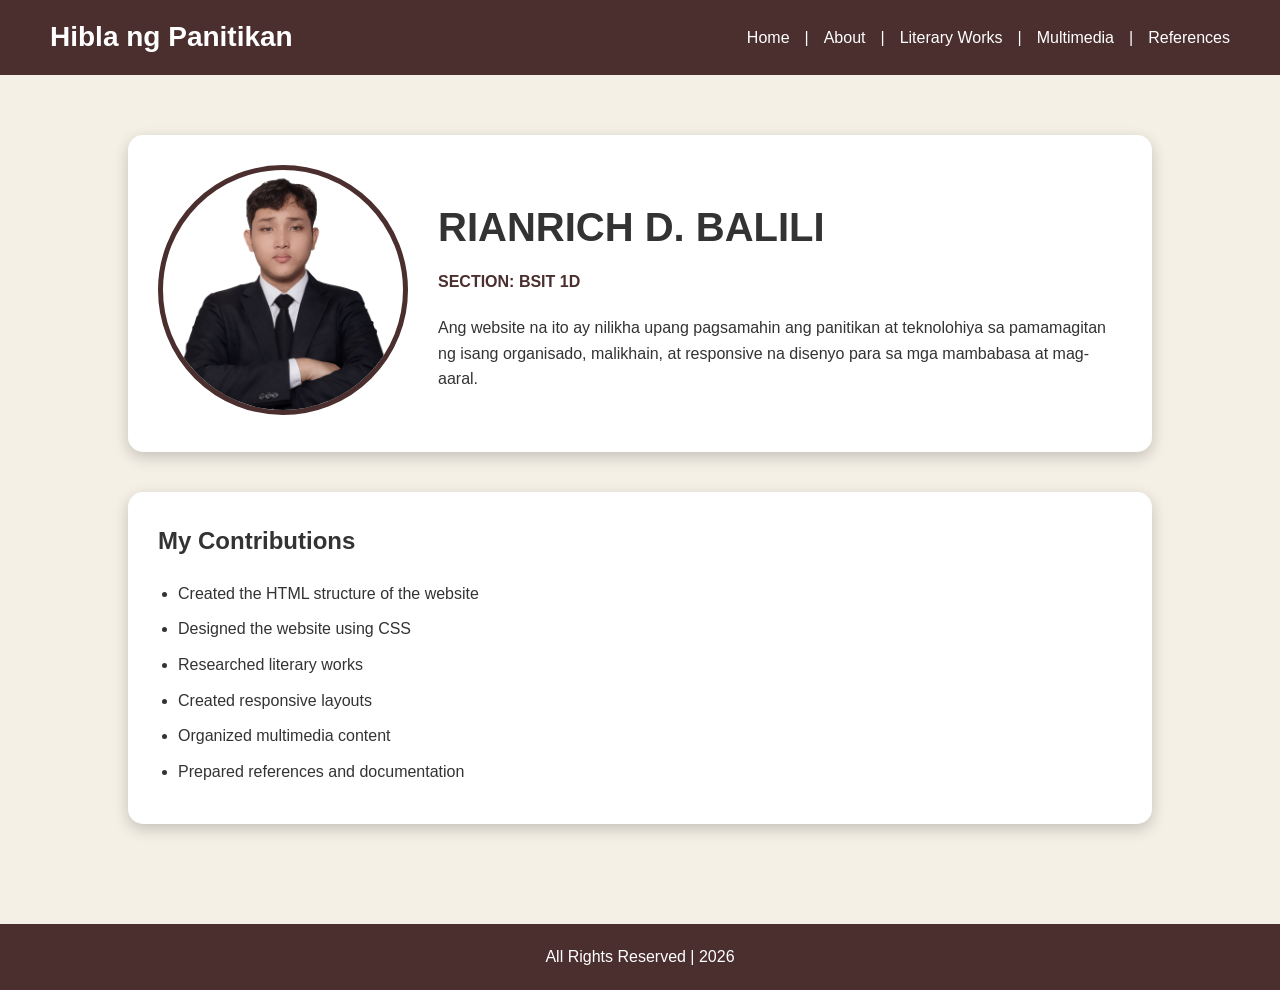
<file: about.html>
<!DOCTYPE html>
<html lang="en">
<head>
    <meta charset="UTF-8">
    <meta name="viewport" content="width=device-width, initial-scale=1.0">
    <title>About | Hibla ng Panitikan</title>

    <link rel="stylesheet" href="css/style.css">
</head>
<body>

    <!-- HEADER -->
    <header>
        <nav class="navbar">

            <div class="logo">
                <h1>Hibla ng Panitikan</h1>
            </div>

            <nav class="nav-links">

                <a href="index.html">Home</a> |
                <a href="about.html">About</a> |
                <a href="works.html">Literary Works</a> |
                <a href="gallery.html">Multimedia</a> |
                <a href="references.html">References</a>

            </nav>

        </nav>
    </header>

    <!-- ABOUT CONTAINER -->
    <section class="resume-container">

        <!-- PROFILE BOX -->
        <div class="profile-box">

            <div class="profile-image">
                <img src="images/balili.png" alt="Profile Picture">
            </div>

            <div class="profile-content">

                <h2>RIANRICH D. BALILI</h2>

                <h4>SECTION: BSIT 1D</h4>

                <p>
                    Ang website na ito ay nilikha upang pagsamahin ang panitikan
                    at teknolohiya sa pamamagitan ng isang organisado, malikhain,
                    at responsive na disenyo para sa mga mambabasa at mag-aaral.
                </p>

            </div>

        </div>

        <!-- CONTRIBUTIONS -->
        <div class="contribution-box">

            <h2>My Contributions</h2>

            <ul>
                <li>Created the HTML structure of the website</li>
                <li>Designed the website using CSS</li>
                <li>Researched literary works</li>
                <li>Created responsive layouts</li>
                <li>Organized multimedia content</li>
                <li>Prepared references and documentation</li>
            </ul>

        </div>

    </section>

    <!-- FOOTER -->
    <footer>

        <p>
            All Rights Reserved | 2026
        </p>

    </footer>

</body>
</html>
</file>
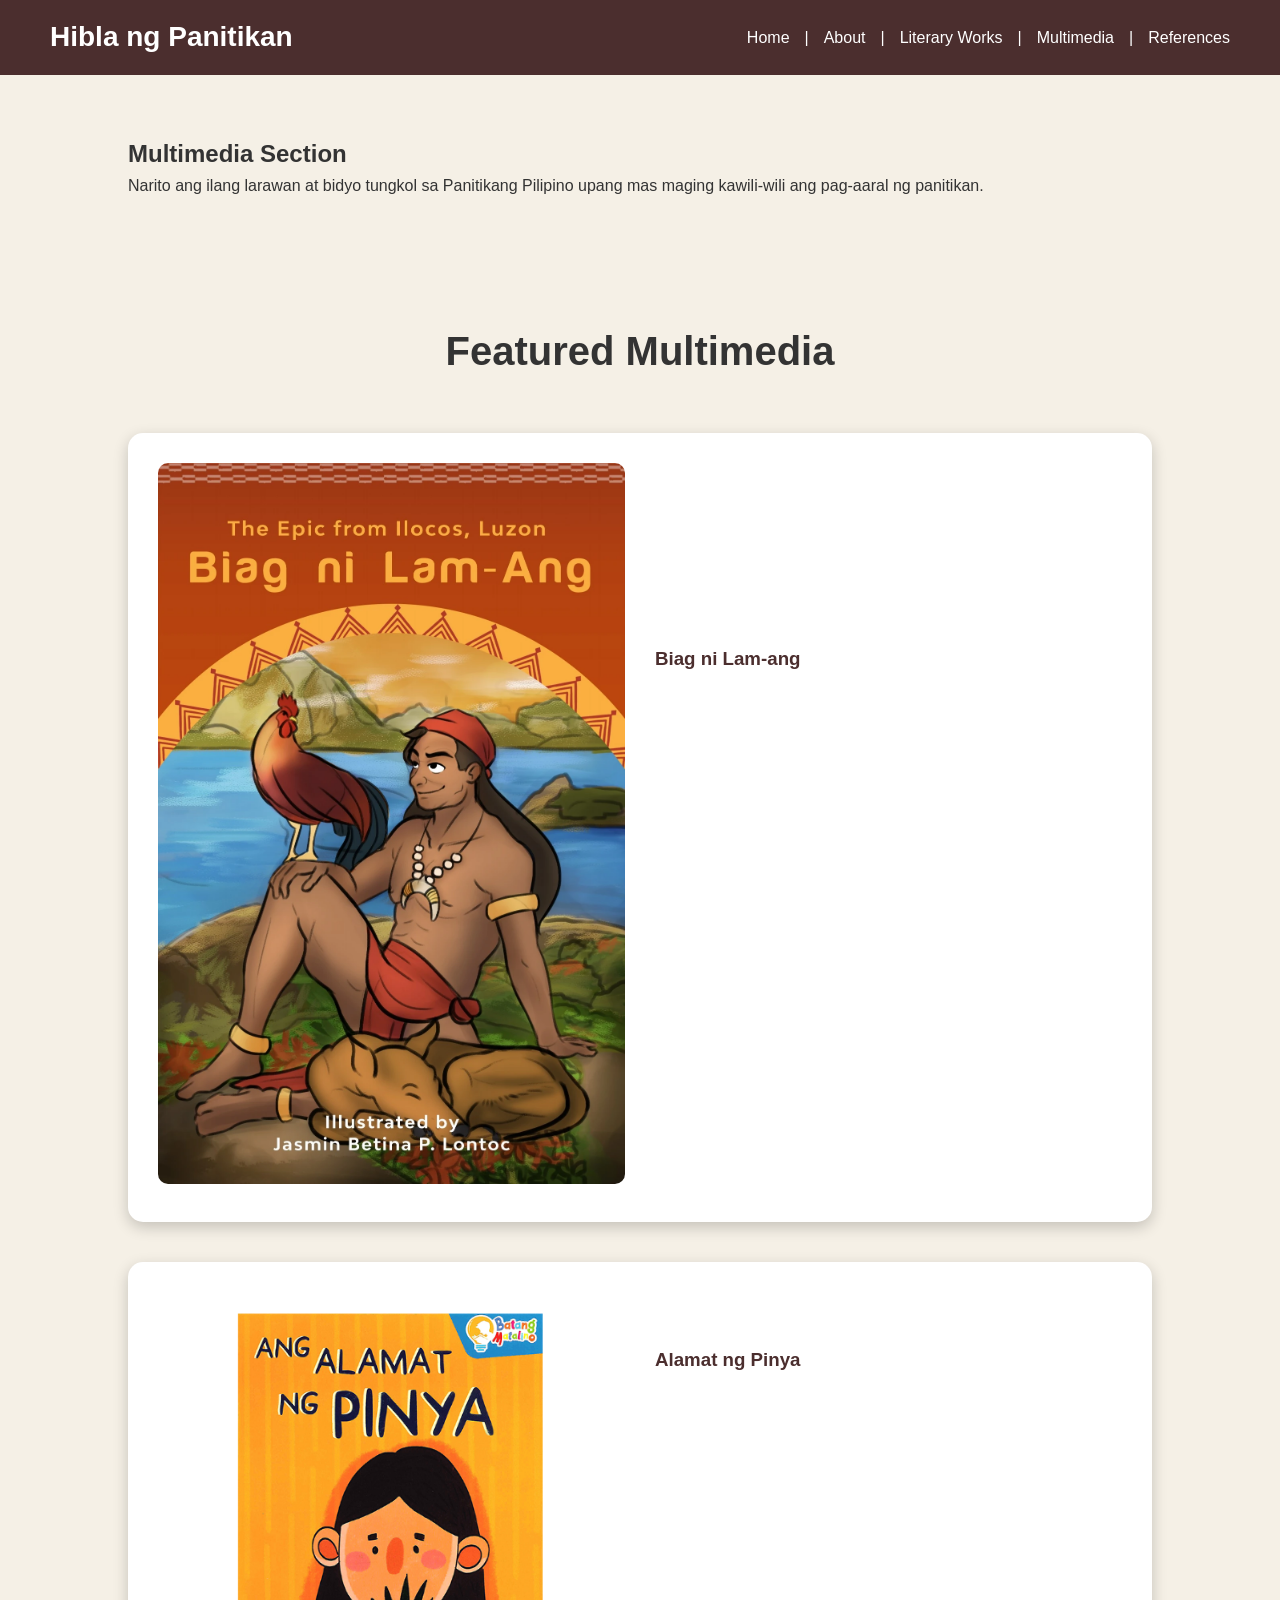
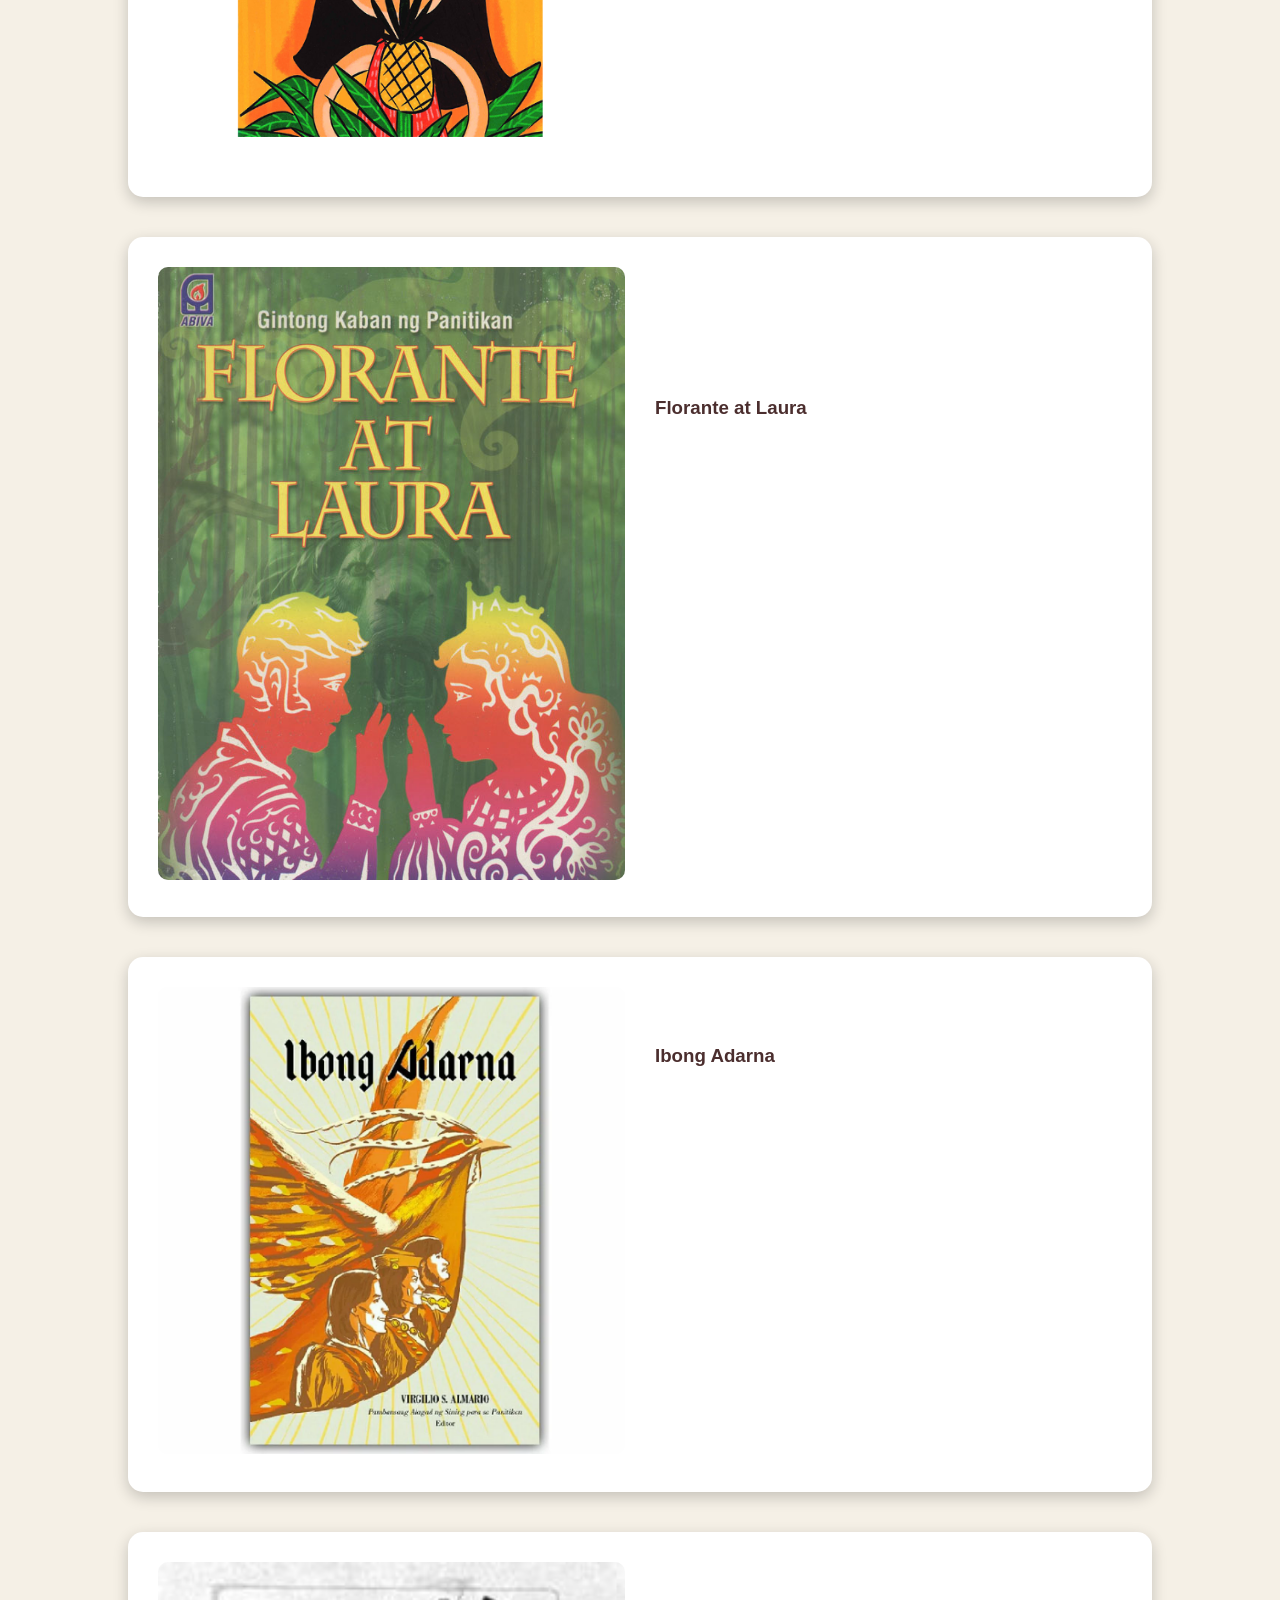
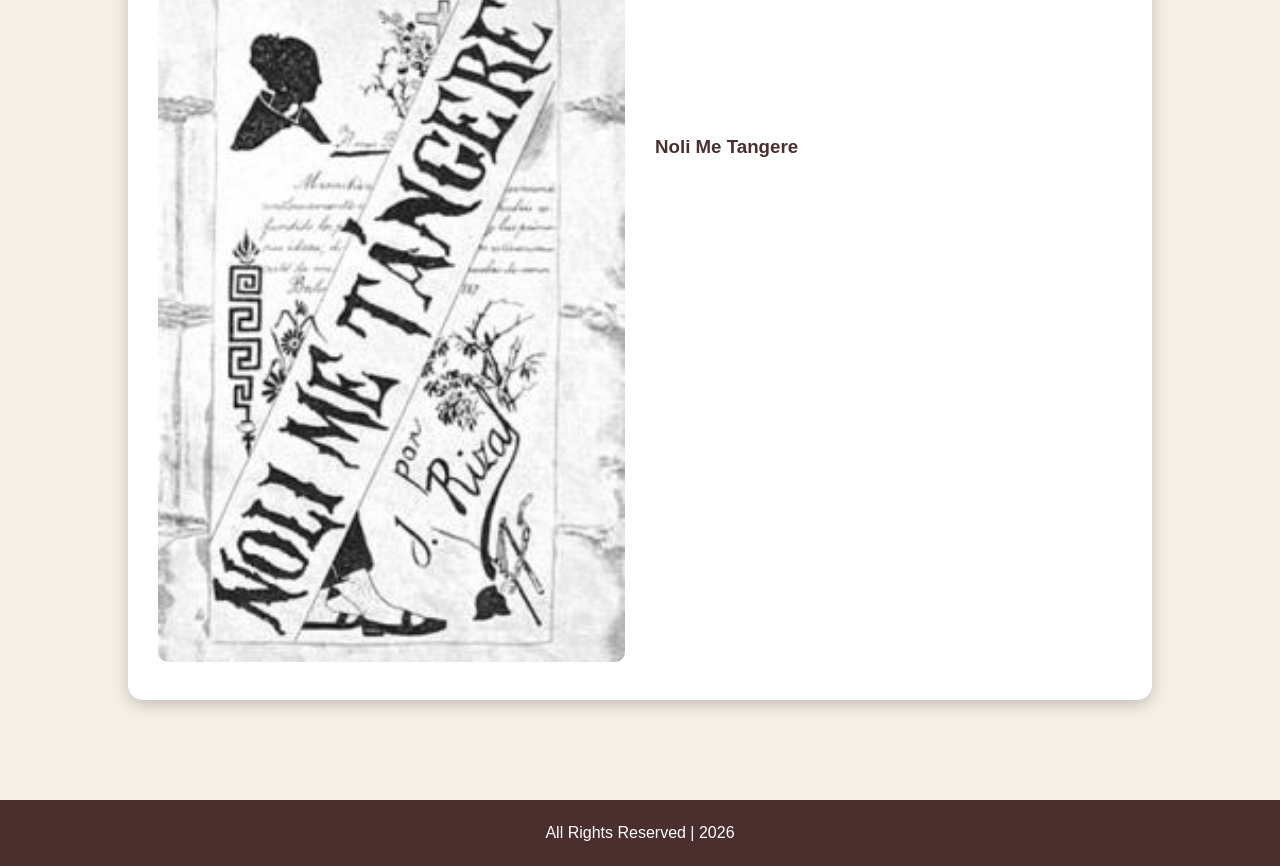
<file: gallery.html>
<!DOCTYPE html>
<html lang="en">
<head>
    <meta charset="UTF-8">
    <meta name="viewport" content="width=device-width, initial-scale=1.0">
    <title>Multimedia | Hibla ng Panitikan</title>

    <!-- CSS -->
    <link rel="stylesheet" href="css/style.css">
</head>
<body>

    <!-- HEADER -->
    <header>
        <nav class="navbar">

            <div class="logo">
                <h1>Hibla ng Panitikan</h1>
            </div>

            <nav class="nav-links">

                <a href="index.html">Home</a> |
                <a href="about.html">About</a> |
                <a href="works.html">Literary Works</a> |
                <a href="gallery.html">Multimedia</a> |
                <a href="references.html">References</a>

            </nav>

        </nav>
    </header>

    <!-- TITLE -->
    <section class="gallery-title">

        <h2>Multimedia Section</h2>

        <p>
            Narito ang ilang larawan at bidyo tungkol sa
            Panitikang Pilipino upang mas maging kawili-wili
            ang pag-aaral ng panitikan.
        </p>

    </section>

    <!-- MULTIMEDIA SECTION -->
    <section class="video-section">

        <h2>Featured Multimedia</h2>

        <!-- BIAG NI LAM-ANG -->
        <div class="media-box">

            <div class="media-image">
                <img src="images/lam-ang.webp" alt="Biag ni Lam-ang">
            </div>

            <div class="media-video">

                <h3>Biag ni Lam-ang</h3>

                <iframe 
                    src="https://www.youtube.com/embed/ZbD3CzGFX8E"
                    title="Biag ni Lam-ang"
                    frameborder="0"
                    allowfullscreen>
                </iframe>

            </div>

        </div>

        <!-- ALAMAT NG PINYA -->
        <div class="media-box">

            <div class="media-image">
                <img src="images/alamatngpinya.png" alt="Alamat ng Pinya">
            </div>

            <div class="media-video">

                <h3>Alamat ng Pinya</h3>

                <iframe 
                    src="https://www.youtube.com/embed/UGGtRY3AIvA"
                    title="Alamat ng Pinya"
                    frameborder="0"
                    allowfullscreen>
                </iframe>

            </div>

        </div>

        <!-- FLORANTE AT LAURA -->
        <div class="media-box">

            <div class="media-image">
                <img src="images/Florante-at-Laura.jpg" alt="Florante at Laura">
            </div>

            <div class="media-video">

                <h3>Florante at Laura</h3>

                <iframe 
                    src="https://www.youtube.com/embed/AiMT6WC-9g4"
                    title="Florante at Laura"
                    frameborder="0"
                    allowfullscreen>
                </iframe>

            </div>

        </div>

        <!-- IBONG ADARNA -->
        <div class="media-box">

            <div class="media-image">
                <img src="images/ibong-adarna.webp" alt="Ibong Adarna">
            </div>

            <div class="media-video">

                <h3>Ibong Adarna</h3>

                <iframe 
                    src="https://www.youtube.com/embed/m0-Nq3dlwlI"
                    title="Ibong Adarna"
                    frameborder="0"
                    allowfullscreen>
                </iframe>

            </div>

        </div>

        <!-- NOLI ME TANGERE -->
        <div class="media-box">

            <div class="media-image">
                <img src="images/nolimetangere.jpg" alt="Noli Me Tangere">
            </div>

            <div class="media-video">

                <h3>Noli Me Tangere</h3>

                <iframe 
                    src="https://www.youtube.com/embed/3TqoJnttsnA"
                    title="Noli Me Tangere"
                    frameborder="0"
                    allowfullscreen>
                </iframe>

            </div>

        </div>

    </section>

    <!-- FOOTER -->
    <footer>

        <p>
            All Rights Reserved | 2026
        </p>

    </footer>

</body>
</html>
</file>
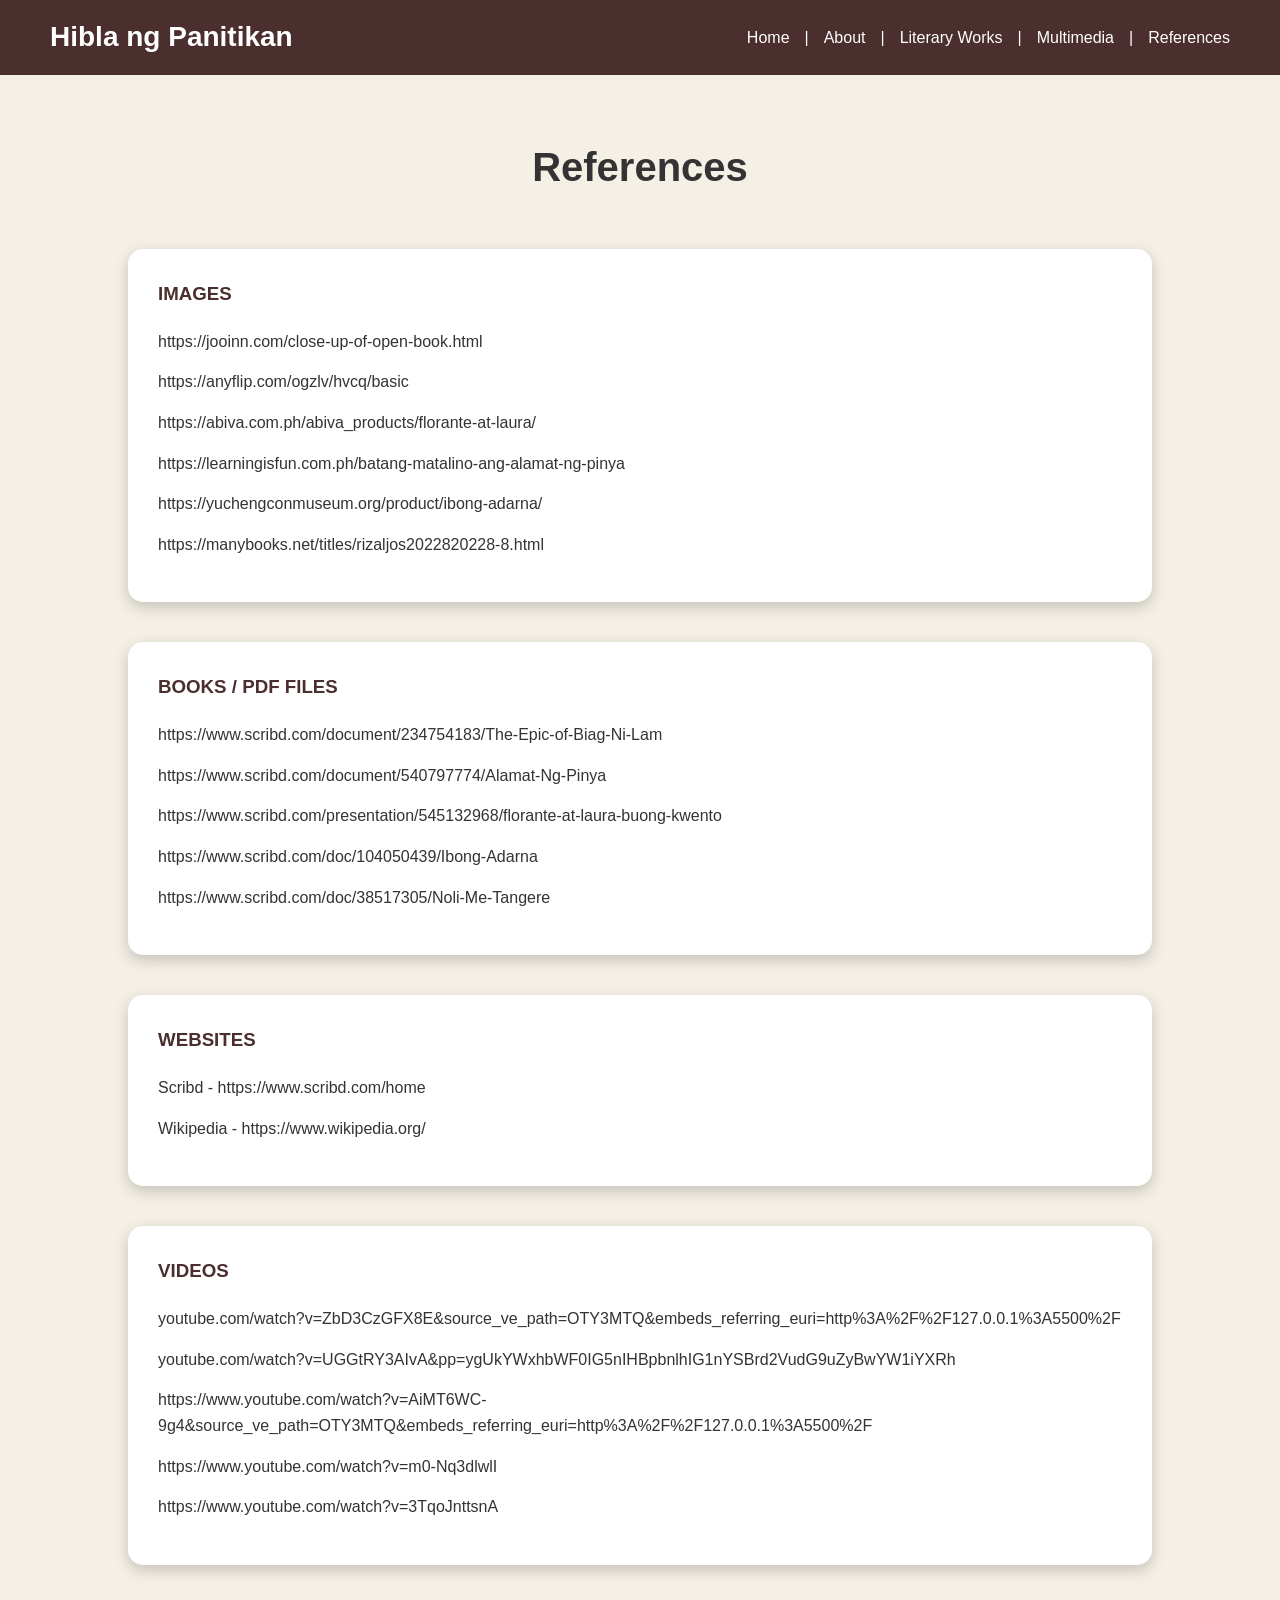
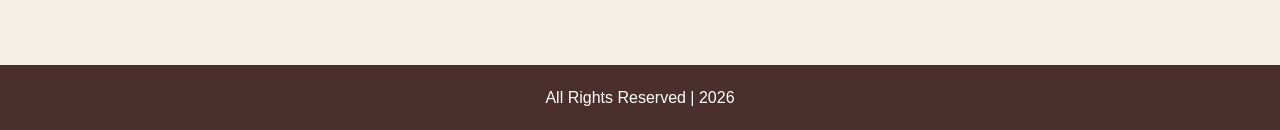
<file: references.html>
<!DOCTYPE html>
<html lang="en">
<head>
    <meta charset="UTF-8">
    <meta name="viewport" content="width=device-width, initial-scale=1.0">
    <title>References | Hibla ng Panitikan</title>

    <!-- CSS -->
    <link rel="stylesheet" href="css/style.css">
</head>
<body>

    <!-- HEADER -->
    <header>
        <nav class="navbar">

            <div class="logo">
                <h1>Hibla ng Panitikan</h1>
            </div>

            <nav class="nav-links">

                <a href="index.html">Home</a> |
                <a href="about.html">About</a> |
                <a href="works.html">Literary Works</a> |
                <a href="gallery.html">Multimedia</a> |
                <a href="references.html">References</a>

            </nav>

        </nav>
    </header>

    <!-- REFERENCES SECTION -->
    <section class="references-section">

        <h2>References</h2>

        <!-- IMAGES -->
        <div class="reference-box">

            <h3>IMAGES</h3>

            <a href="https://jooinn.com/close-up-of-open-book.html" target="_blank">
                https://jooinn.com/close-up-of-open-book.html
            </a>

            <a href="https://anyflip.com/ogzlv/hvcq/basic" target="_blank">
                https://anyflip.com/ogzlv/hvcq/basic
            </a>

            <a href="https://abiva.com.ph/abiva_products/florante-at-laura/" target="_blank">
                https://abiva.com.ph/abiva_products/florante-at-laura/
            </a>

            <a href="https://learningisfun.com.ph/batang-matalino-ang-alamat-ng-pinya" target="_blank">
                https://learningisfun.com.ph/batang-matalino-ang-alamat-ng-pinya
            </a>

            <a href="https://yuchengconmuseum.org/product/ibong-adarna/" target="_blank">
                https://yuchengconmuseum.org/product/ibong-adarna/
            </a>

            <a href="https://manybooks.net/titles/rizaljos2022820228-8.html" target="_blank">
                https://manybooks.net/titles/rizaljos2022820228-8.html
            </a>

        </div>

        <!-- BOOKS -->
        <div class="reference-box">

            <h3>BOOKS / PDF FILES</h3>

            <a href="https://www.scribd.com/document/234754183/The-Epic-of-Biag-Ni-Lam" target="_blank">
                https://www.scribd.com/document/234754183/The-Epic-of-Biag-Ni-Lam
            </a>

            <a href="https://www.scribd.com/document/540797774/Alamat-Ng-Pinya" target="_blank">
                https://www.scribd.com/document/540797774/Alamat-Ng-Pinya
            </a>

            <a href="https://www.scribd.com/presentation/545132968/florante-at-laura-buong-kwento" target="_blank">
                https://www.scribd.com/presentation/545132968/florante-at-laura-buong-kwento
            </a>

            <a href="https://www.scribd.com/doc/104050439/Ibong-Adarna" target="_blank">
                https://www.scribd.com/doc/104050439/Ibong-Adarna
            </a>

            <a href="https://www.scribd.com/doc/38517305/Noli-Me-Tangere" target="_blank">
                https://www.scribd.com/doc/38517305/Noli-Me-Tangere
            </a>

        </div>

        <!-- WEBSITES -->
        <div class="reference-box">

            <h3>WEBSITES</h3>

            <a href="https://www.scribd.com/home" target="_blank">
                Scribd - https://www.scribd.com/home
            </a>

            <a href="https://www.wikipedia.org/" target="_blank">
                Wikipedia - https://www.wikipedia.org/
            </a>

        </div>

        <!-- VIDEOS -->
        <div class="reference-box">

            <h3>VIDEOS</h3>


            <a href="youtube.com/watch?v=ZbD3CzGFX8E&source_ve_path=OTY3MTQ&embeds_referring_euri=http%3A%2F%2F127.0.0.1%3A5500%2F" target="_blank">
                youtube.com/watch?v=ZbD3CzGFX8E&source_ve_path=OTY3MTQ&embeds_referring_euri=http%3A%2F%2F127.0.0.1%3A5500%2F
            </a>
            
            <a href="https://www.youtube.com/embed/UGGtRY3AIvA" target="_blank">
                youtube.com/watch?v=UGGtRY3AIvA&pp=ygUkYWxhbWF0IG5nIHBpbnlhIG1nYSBrd2VudG9uZyBwYW1iYXRh
            </a>

            <a href="https://www.youtube.com/watch?v=AiMT6WC-9g4&source_ve_path=OTY3MTQ&embeds_referring_euri=http%3A%2F%2F127.0.0.1%3A5500%2F">
                https://www.youtube.com/watch?v=AiMT6WC-9g4&source_ve_path=OTY3MTQ&embeds_referring_euri=http%3A%2F%2F127.0.0.1%3A5500%2F
            </a>

            <a href="https://www.youtube.com/watch?v=m0-Nq3dlwlI">
                https://www.youtube.com/watch?v=m0-Nq3dlwlI
            </a>

            <a href="https://www.youtube.com/watch?v=3TqoJnttsnA">
                https://www.youtube.com/watch?v=3TqoJnttsnA
            </a>

    
        </div>

    </section>

    <!-- FOOTER -->
    <footer>

        <p>
            All Rights Reserved | 2026
        </p>

    </footer>

</body>
</html>
</file>
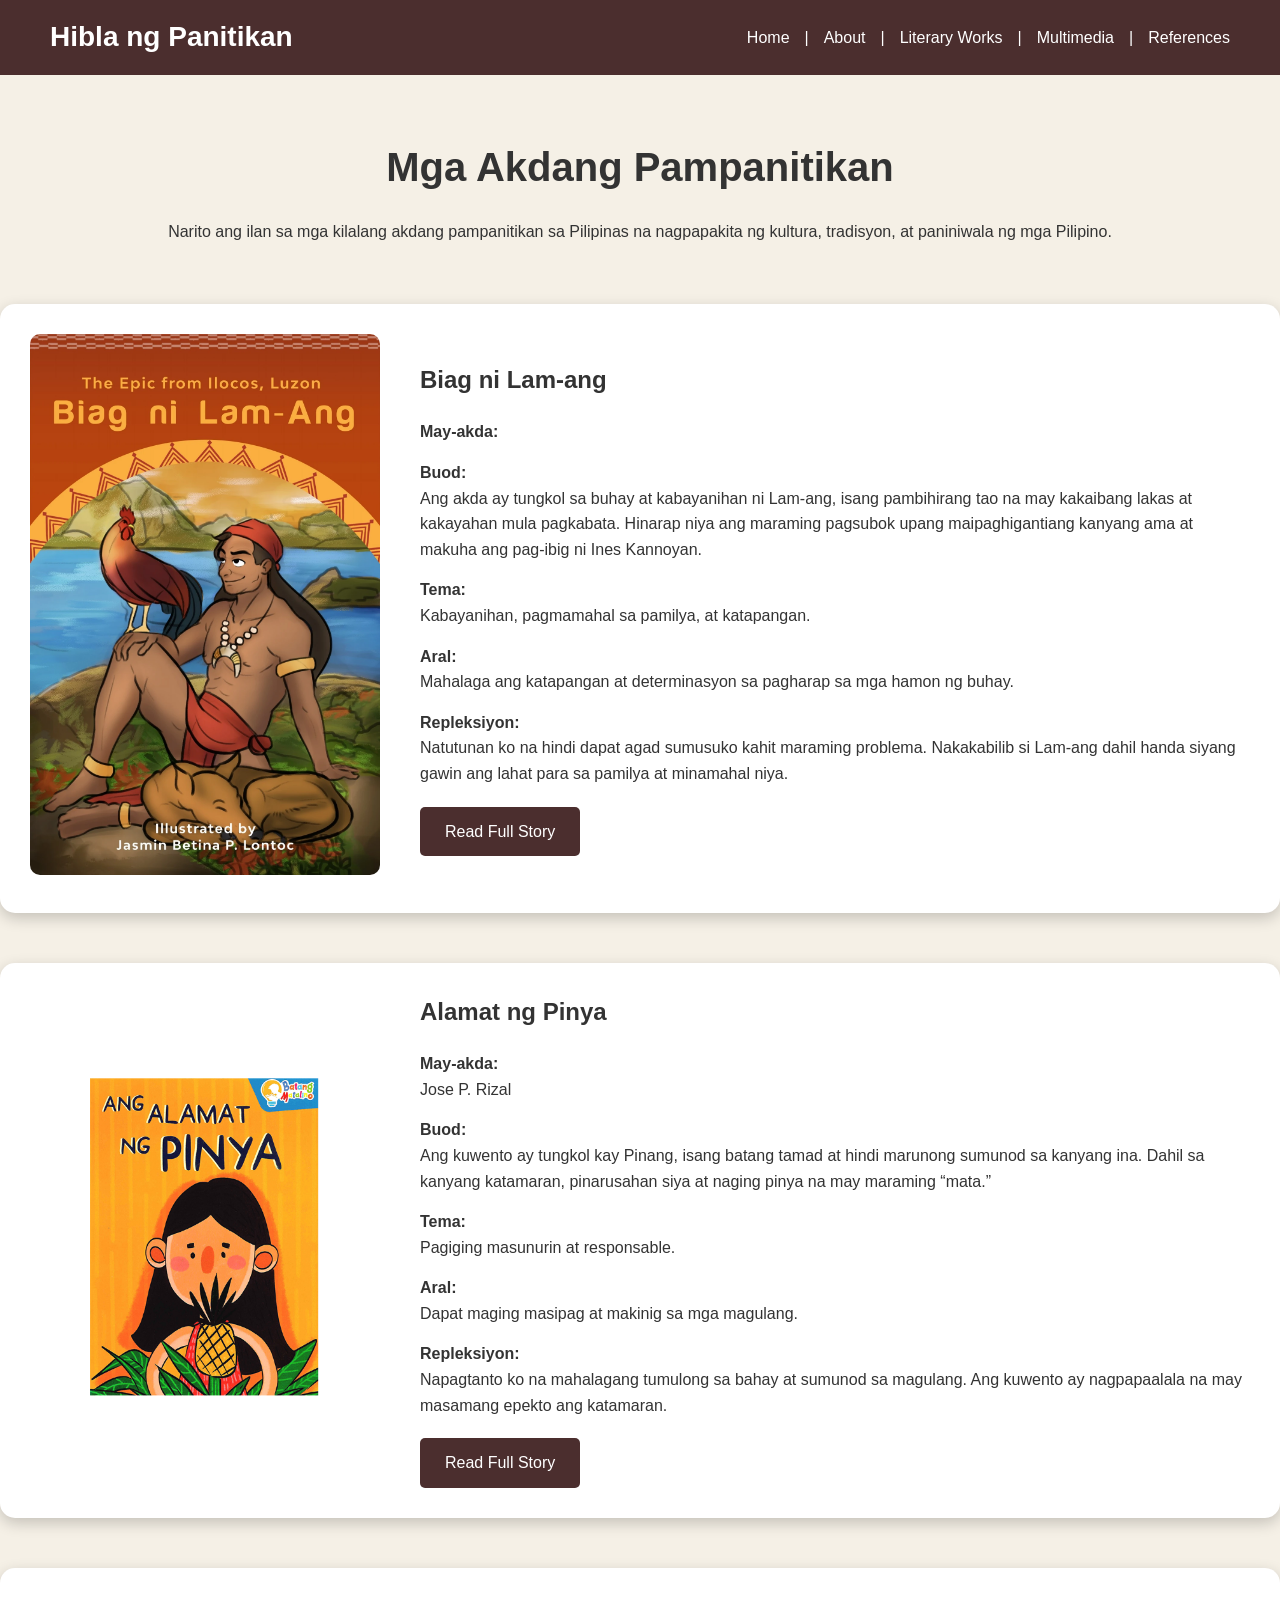
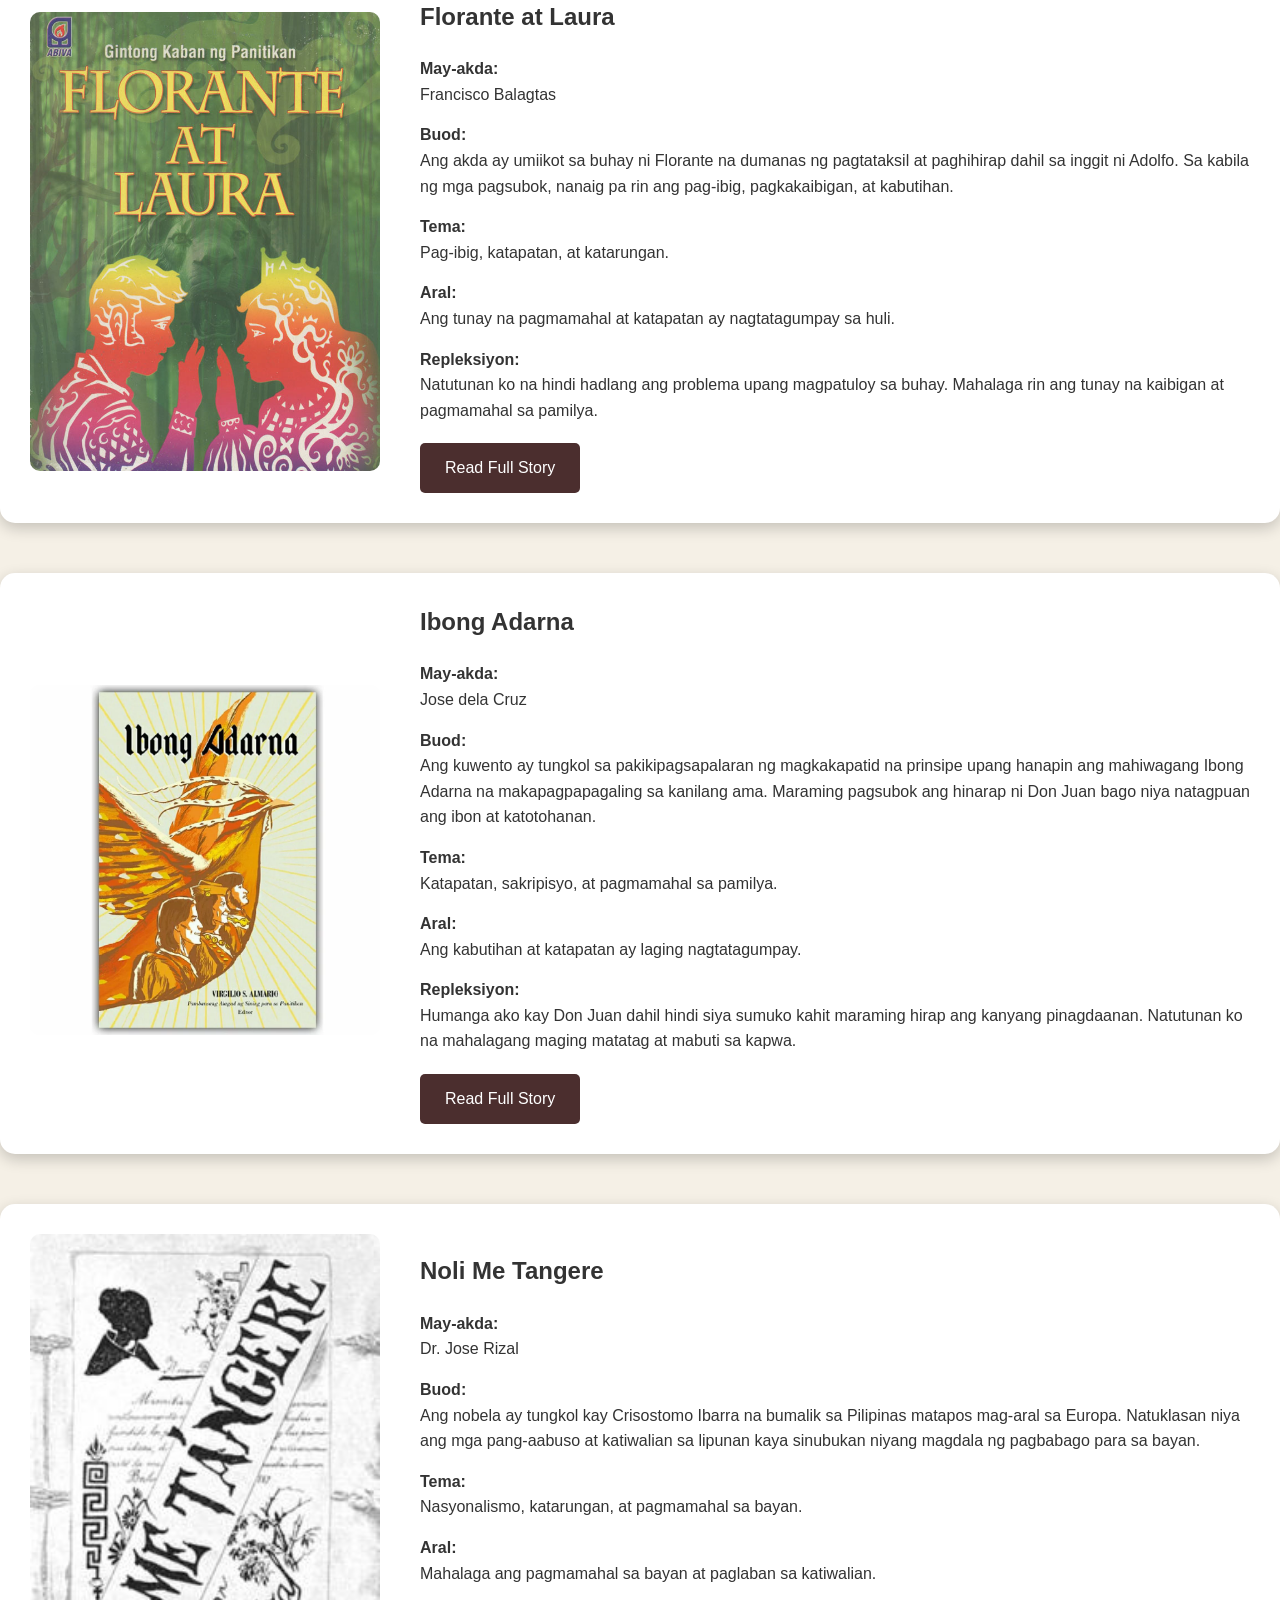
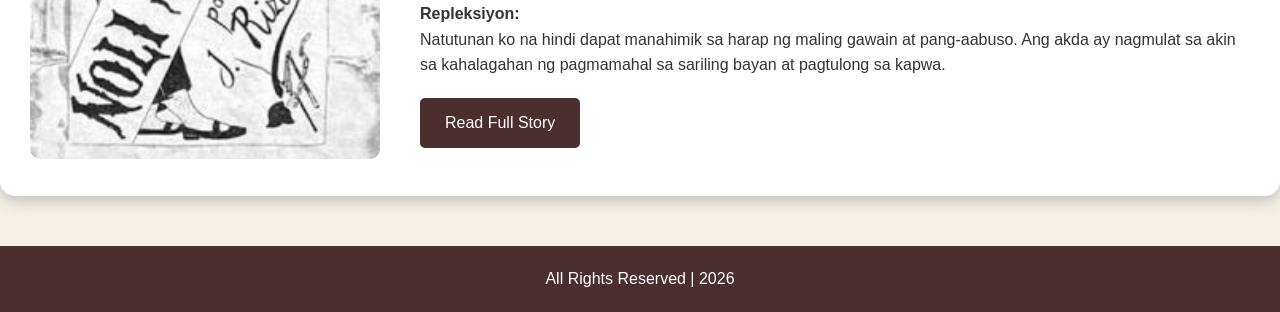
<file: works.html>
<!DOCTYPE html>
<html lang="en">
<head>
    <meta charset="UTF-8">
    <meta name="viewport" content="width=device-width, initial-scale=1.0">
    <title>Literary Works | Hibla ng Panitikan</title>

    <!-- CSS -->
    <link rel="stylesheet" href="css/style.css">
</head>
<body>

    <!-- HEADER -->
    <header>
        <nav class="navbar">

            <div class="logo">
                <h1>Hibla ng Panitikan</h1>
            </div>

            <nav class="nav-links">

                <a href="index.html">Home</a> |
                <a href="about.html">About</a> |
                <a href="works.html">Literary Works</a> |
                <a href="gallery.html">Multimedia</a> |
                <a href="references.html">References</a>

            </nav>

        </nav>
    </header>

    <!-- PAGE TITLE -->
    <section class="works-title">

        <h2>Mga Akdang Pampanitikan</h2>

        <p>
            Narito ang ilan sa mga kilalang akdang pampanitikan
            sa Pilipinas na nagpapakita ng kultura, tradisyon,
            at paniniwala ng mga Pilipino.
        </p>

    </section>

    <!-- WORK 1 -->
    <section class="literary-work">

        <div class="work-image">
            <img src="images/lam-ang.webp" alt="Biag ni Lam-ang">
        </div>

        <div class="work-content">

            <h2>Biag ni Lam-ang</h2>

            <h4>May-akda:</h4>
            <p></p>

            <h4>Buod:</h4>
            <p>
                Ang akda ay tungkol sa buhay at kabayanihan ni Lam-ang, isang pambihirang tao na may
                kakaibang lakas at kakayahan mula pagkabata. Hinarap niya ang maraming pagsubok upang
                maipaghigantiang kanyang ama at makuha ang pag-ibig ni Ines Kannoyan.
            </p>

            <h4>Tema:</h4>
            <p>
                Kabayanihan, pagmamahal sa pamilya, at katapangan.
            </p>

            <h4>Aral:</h4>
            <p>
                Mahalaga ang katapangan at determinasyon
                sa pagharap sa mga hamon ng buhay.
            </p>

            <h4>Repleksiyon:</h4>
            <p>
                Natutunan ko na hindi dapat agad sumusuko kahit maraming problema. Nakakabilib
                si Lam-ang dahil handa siyang gawin ang lahat para sa pamilya at minamahal niya.
            </p>

                <a href="https://www.scribd.com/document/234754183/The-Epic-of-Biag-Ni-Lam" target="_blank" class="read-btn">
                    Read Full Story
                </a>

        </div>

    </section>

    <!-- WORK 2 -->
    <section class="literary-work">

        <div class="work-image">
            <img src="images/alamatngpinya.png" alt="Alamat ng Pinya">
        </div>

        <div class="work-content">

            <h2>Alamat ng Pinya</h2>

            <h4>May-akda:</h4>
            <p>Jose P. Rizal</p>

            <h4>Buod:</h4>
            <p>
                Ang kuwento ay tungkol kay Pinang, isang batang tamad at hindi marunong
                sumunod sa kanyang ina. Dahil sa kanyang katamaran, pinarusahan siya
                at naging pinya na may maraming “mata.”
            </p>

            <h4>Tema:</h4>
            <p>
                Pagiging masunurin at responsable.
            </p>

            <h4>Aral:</h4>
            <p>
                Dapat maging masipag at makinig sa mga magulang.
            </p>

            <h4>Repleksiyon:</h4>
            <p>
                Napagtanto ko na mahalagang tumulong sa bahay at sumunod sa magulang.
                Ang kuwento ay nagpapaalala na may masamang epekto ang katamaran.
            </p>

            <a href="https://www.scribd.com/document/540797774/Alamat-Ng-Pinya" target="_blank" class="read-btn">
                Read Full Story
            </a>

        </div>

    </section>

    <!-- WORK 3 -->
    <section class="literary-work">

        <div class="work-image">
            <img src="images/Florante-at-Laura.jpg" alt="Florante at Laura">
        </div>

        <div class="work-content">

            <h2>Florante at Laura</h2>

            <h4>May-akda:</h4>
            <p>Francisco Balagtas</p>

            <h4>Buod:</h4>
            <p>
                Ang akda ay umiikot sa buhay ni Florante na dumanas ng pagtataksil
                at paghihirap dahil sa inggit ni Adolfo. Sa kabila ng mga pagsubok,
                nanaig pa rin ang pag-ibig, pagkakaibigan, at kabutihan.
            </p>

            <h4>Tema:</h4>
            <p>
                Pag-ibig, katapatan, at katarungan.
            </p>

            <h4>Aral:</h4>
            <p>
                Ang tunay na pagmamahal at katapatan ay
                nagtatagumpay sa huli.
            </p>

            <h4>Repleksiyon:</h4>
            <p>
                Natutunan ko na hindi hadlang ang problema upang
                magpatuloy sa buhay. Mahalaga rin ang tunay na
                kaibigan at pagmamahal sa pamilya.
            </p>

            <a href="https://www.scribd.com/presentation/545132968/florante-at-laura-buong-kwento" target="_blank" class="read-btn">
                Read Full Story
            </a>

        </div>

    </section>

    <!-- WORK 4 -->
    <section class="literary-work">

     <div class="work-image">
         <img src="images/ibong-adarna.webp" alt="Ibong Adarna">
     </div>

        <div class="work-content">

            <h2>Ibong Adarna</h2>

            <h4>May-akda:</h4>
            <p>Jose dela Cruz</p>

            <h4>Buod:</h4>
            <p>
                Ang kuwento ay tungkol sa pakikipagsapalaran ng magkakapatid na prinsipe upang hanapin ang
                mahiwagang Ibong Adarna na makapagpapagaling sa kanilang ama. Maraming pagsubok ang hinarap
                ni Don Juan bago niya natagpuan ang ibon at katotohanan.
            </p>

            <h4>Tema:</h4>
            <p>
                Katapatan, sakripisyo, at pagmamahal sa pamilya.
            </p>

            <h4>Aral:</h4>
            <p>
              Ang kabutihan at katapatan ay laging nagtatagumpay.
            </p>

            <h4>Repleksiyon:</h4>
            <p>
                Humanga ako kay Don Juan dahil hindi siya sumuko kahit maraming
                hirap ang kanyang pinagdaanan. Natutunan ko na mahalagang maging
                matatag at mabuti sa kapwa.
            </p>

            <a href="https://www.scribd.com/doc/104050439/Ibong-Adarna" target="_blank" class="read-btn">
                Read Full Story
            </a>

        </div>

    </section>

    <!-- WORK 5 -->
    <section class="literary-work">

        <div class="work-image">
            <img src="images/nolimetangere.jpg" alt="Noli Me Tangere">
        </div>

        <div class="work-content">

            <h2>Noli Me Tangere</h2>

            <h4>May-akda:</h4>
            <p>Dr. Jose Rizal</p>

            <h4>Buod:</h4>
            <p>
                Ang nobela ay tungkol kay Crisostomo Ibarra na bumalik sa Pilipinas matapos
                mag-aral sa Europa. Natuklasan niya ang mga pang-aabuso at katiwalian sa 
                lipunan kaya sinubukan niyang magdala ng pagbabago para sa bayan.
            </p>

            <h4>Tema:</h4>
            <p>
                Nasyonalismo, katarungan, at pagmamahal sa bayan.
            </p>

            <h4>Aral:</h4>
            <p>
                Mahalaga ang pagmamahal sa bayan at paglaban sa katiwalian.
            </p>

            <h4>Repleksiyon:</h4>
            <p>
                Natutunan ko na hindi dapat manahimik sa harap ng maling gawain at pang-aabuso.
                Ang akda ay nagmulat sa akin sa kahalagahan ng pagmamahal sa sariling bayan at pagtulong sa kapwa.
            </p>

            <a href="https://www.scribd.com/doc/38517305/Noli-Me-Tangere" target="_blank" class="read-btn">
                Read Full Story
            </a>

        </div>

    </section>

    <!-- FOOTER -->
    <footer>

        <p>
            All Rights Reserved | 2026
        </p>

    </footer>

</body>
</html>
</file>
<file: css/style.css>
/* RESET */
*{
    margin: 0;
    padding: 0;
    box-sizing: border-box;
}

/* BODY */
body{
    font-family: Arial, sans-serif;
    background-color: #f5f0e6;
    color: #333;
    line-height: 1.6;
}

/* NAVBAR */
.navbar{
    background-color: #4b2e2e;
    color: white;

    display: flex;
    justify-content: space-between;
    align-items: center;

    padding: 15px 50px;

    position: sticky;
    top: 0;

    z-index: 1000;
}

.logo h1{
    font-size: 28px;
}

.nav-links{
    display: flex;
    gap: 15px;
    align-items: center;
}

.nav-links a{
    text-decoration: none;
    color: white;

    transition: 0.3s;
}

.nav-links a:hover{
    color: #f4c542;
}

/* HERO SECTION */
.hero{
    height: 100vh;

    background-image:
    linear-gradient(rgba(0,0,0,0.5),
    rgba(0,0,0,0.5)),
    url('../images/banner.jpg');

    background-size: cover;
    background-position: center;
    background-repeat: no-repeat;

    display: flex;
    justify-content: center;
    align-items: center;

    text-align: center;
    color: white;
}

.hero-content h2{
    font-size: 50px;
    margin-bottom: 20px;
}

.hero-content p{
    font-size: 18px;
    max-width: 700px;

    margin: auto;
    margin-bottom: 20px;
}

/* BUTTON */
.btn{
    display: inline-block;

    padding: 12px 25px;

    background-color: #f4c542;
    color: black;

    text-decoration: none;

    border-radius: 5px;

    transition: 0.3s;
}

.btn:hover{
    background-color: white;
}

/* GENERAL SECTION */
section{
    padding: 60px 10%;
}

/* INTRO */
.intro{
    text-align: center;
}

.intro h2{
    font-size: 35px;
    margin-bottom: 20px;
}

/* FEATURED CARDS */
.featured h2{
    text-align: center;
    margin-bottom: 40px;

    font-size: 35px;
}

.card-container{
    display: grid;

    grid-template-columns: repeat(5,1fr);

    gap: 15px;
}

.card{
    background-color: white;

    border-radius: 10px;

    overflow: hidden;

    box-shadow: 0 5px 10px rgba(0,0,0,0.2);

    transition: 0.3s;

    display: flex;
    flex-direction: column;
}

.card:hover{
    transform: translateY(-10px);
}

.card img{
    width: 100%;
    height: 250px;

    object-fit: cover;
}

.card h3{
    padding: 15px;
}

.card p{
    padding: 0 15px 15px;

    flex-grow: 1;
}

.card a{
    display: block;

    text-align: center;

    padding: 15px;

    background-color: #4b2e2e;
    color: white;

    text-decoration: none;
}

/* LITERARY WORKS */
.works-title{
    text-align: center;
}

.works-title h2{
    font-size: 40px;
    margin-bottom: 20px;
}

.literary-work{
    display: flex;
    gap: 40px;

    align-items: center;

    background-color: white;

    padding: 30px;

    border-radius: 15px;

    margin-bottom: 50px;

    box-shadow: 0 5px 15px rgba(0,0,0,0.2);

    flex-wrap: wrap;
}

.work-image img{
    width: 350px;

    border-radius: 10px;
}

.work-content{
    flex: 1;
}

.work-content h2{
    margin-bottom: 20px;
}

.work-content h4{
    margin-top: 15px;
}

.read-btn{
    display: inline-block;

    margin-top: 20px;

    padding: 12px 25px;

    background-color: #4b2e2e;
    color: white;

    text-decoration: none;

    border-radius: 5px;

    transition: 0.3s;
}

.read-btn:hover{
    background-color: #f4c542;
    color: black;
}

/* MULTIMEDIA */
.video-section h2{
    text-align: center;

    margin-bottom: 50px;

    font-size: 40px;
}

.media-box{
    display: flex;

    gap: 30px;

    align-items: center;

    background-color: white;

    padding: 30px;

    border-radius: 15px;

    margin-bottom: 40px;

    box-shadow: 0 5px 15px rgba(0,0,0,0.2);

    flex-wrap: wrap;
}

.media-image{
    flex: 1;
}

.media-image img{
    width: 100%;

    border-radius: 10px;
}

.media-video{
    flex: 1;
}

.media-video h3{
    margin-bottom: 15px;

    color: #4b2e2e;
}

.media-video iframe{
    width: 100%;
    height: 315px;

    border-radius: 10px;
}

/* REFERENCES */
.references-section h2{
    text-align: center;

    font-size: 40px;

    margin-bottom: 50px;
}

.reference-box{
    background-color: white;

    padding: 30px;

    margin-bottom: 40px;

    border-radius: 15px;

    box-shadow: 0 5px 15px rgba(0,0,0,0.2);
}

.reference-box h3{
    margin-bottom: 20px;

    color: #4b2e2e;
}

.reference-box a{
    display: block;

    margin-bottom: 15px;

    text-decoration: none;

    color: #333;

    transition: 0.3s;
}

.reference-box a:hover{
    color: #4b2e2e;

    padding-left: 10px;
}

/* ABOUT PAGE */
.resume-container{
    padding: 60px 10%;
}

.profile-box{
    background-color: white;

    display: flex;

    gap: 30px;

    align-items: center;

    padding: 30px;

    border-radius: 15px;

    margin-bottom: 40px;

    box-shadow: 0 5px 15px rgba(0,0,0,0.2);

    flex-wrap: wrap;
}

.profile-image img{
    width: 250px;
    height: 250px;

    object-fit: cover;

    border-radius: 50%;

    border: 5px solid #4b2e2e;
}

.profile-content{
    flex: 1;
}

.profile-content h2{
    font-size: 40px;

    margin-bottom: 10px;
}

.profile-content h4{
    color: #4b2e2e;

    margin-bottom: 20px;
}

.contribution-box{
    background-color: white;

    padding: 30px;

    border-radius: 15px;

    margin-bottom: 40px;

    box-shadow: 0 5px 15px rgba(0,0,0,0.2);
}

.contribution-box h2{
    margin-bottom: 20px;
}

.contribution-box ul{
    padding-left: 20px;
}

.contribution-box li{
    margin-bottom: 10px;
}

/* FOOTER */
footer{
    background-color: #4b2e2e;
    color: white;

    text-align: center;

    padding: 20px;
}

/* RESPONSIVE */
@media(max-width: 768px){

    /* NAVBAR */
    .navbar{
        flex-direction: column;

        padding: 15px 20px;
    }

    .logo h1{
        font-size: 22px;

        margin-bottom: 15px;
    }

    .nav-links{
        flex-wrap: wrap;

        justify-content: center;

        gap: 10px;
    }

    .nav-links a{
        font-size: 14px;
    }

    /* HERO */
    .hero-content h2{
        font-size: 30px;
    }

    .hero-content p{
        font-size: 16px;
    }

    /* CARDS */
    .card-container{
        grid-template-columns: 1fr;
    }

    /* WORKS */
    .literary-work{
        flex-direction: column;
    }

    .work-image img{
        width: 100%;
    }

    /* MULTIMEDIA */
    .media-box{
        flex-direction: column;
    }

    /* ABOUT */
    .profile-box{
        flex-direction: column;

        text-align: center;
    }

    .profile-image img{
        width: 180px;
        height: 180px;
    }

}
</file>
